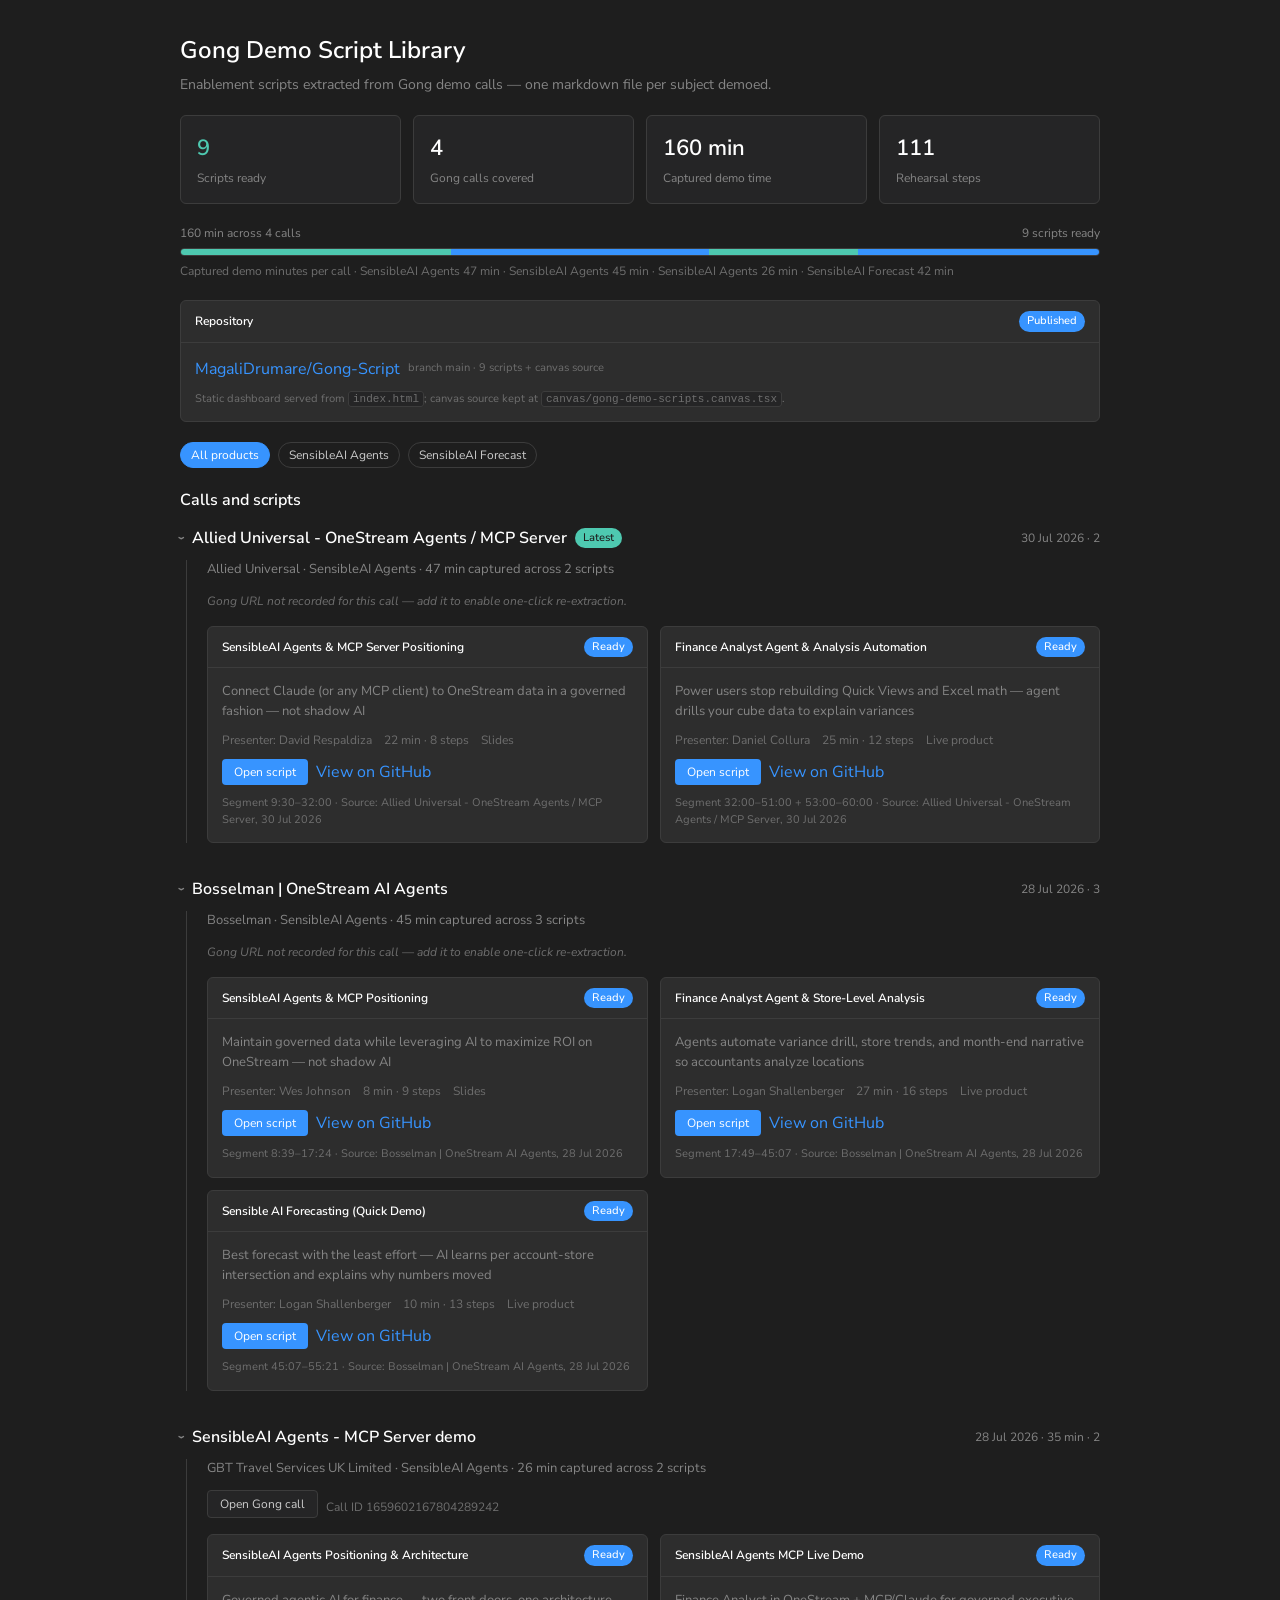
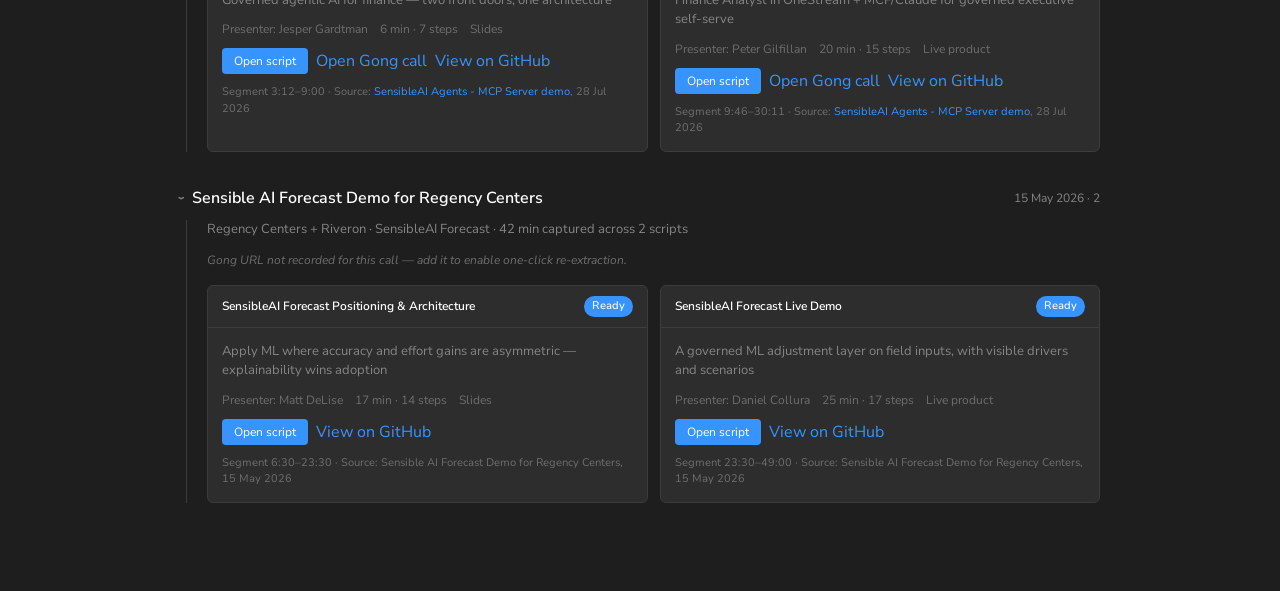
<file: index.html>
<!DOCTYPE html>
<html lang="en">
<head>
  <meta charset="utf-8">
  <meta name="viewport" content="width=device-width, initial-scale=1">
  <title>Gong Demo Script Library</title>
  <meta name="description" content="Enablement scripts extracted from Gong demo calls — one markdown file per subject demoed.">
  <link rel="preconnect" href="https://fonts.googleapis.com">
  <link rel="preconnect" href="https://fonts.gstatic.com" crossorigin>
  <link href="https://fonts.googleapis.com/css2?family=Nunito+Sans:wght@400;600;700&display=swap" rel="stylesheet">
  <link rel="stylesheet" href="css/gong-demo-scripts.css">
</head>
<body>
  <main class="dashboard">
    <h1>Gong Demo Script Library</h1>
    <p class="subtitle">Enablement scripts extracted from Gong demo calls — one markdown file per subject demoed.</p>

    <div class="stats" id="stats"></div>

    <div class="usage-bar-wrap" id="usage"></div>

    <div class="repo-wrap" id="repo"></div>

    <div class="filters" id="filters"></div>

    <h2 class="calls-heading">Calls and scripts</h2>
    <div id="calls"></div>
  </main>

  <script src="js/gong-demo-scripts.js"></script>
</body>
</html>
</file>
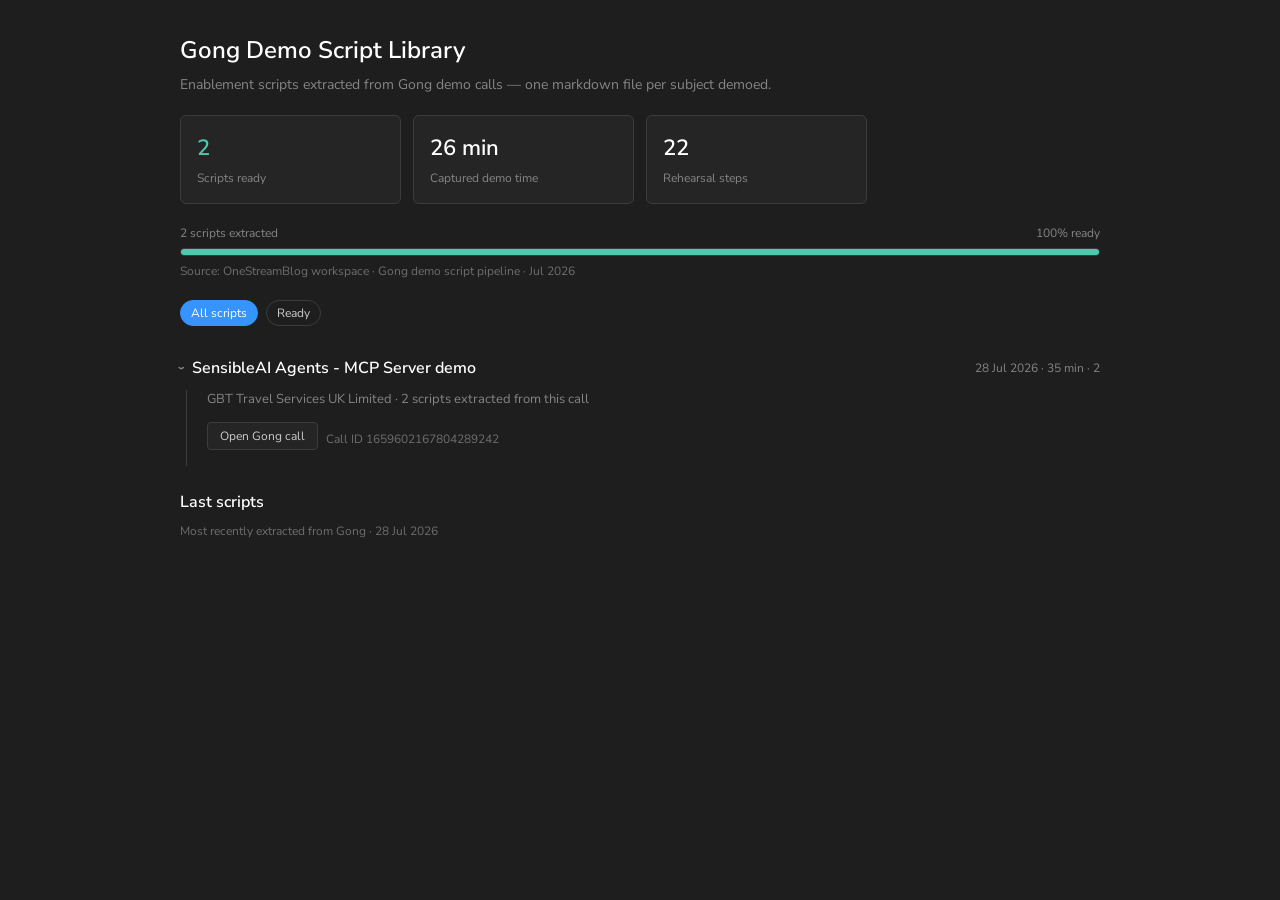
<file: gong-demo-scripts.html>
<!DOCTYPE html>
<html lang="en">
<head>
  <meta charset="utf-8">
  <meta name="viewport" content="width=device-width, initial-scale=1">
  <title>Gong Demo Script Library</title>
  <meta name="description" content="Enablement scripts extracted from Gong demo calls — one markdown file per subject demoed.">
  <link rel="preconnect" href="https://fonts.googleapis.com">
  <link rel="preconnect" href="https://fonts.gstatic.com" crossorigin>
  <link href="https://fonts.googleapis.com/css2?family=Nunito+Sans:wght@400;600;700&display=swap" rel="stylesheet">
  <link rel="stylesheet" href="css/gong-demo-scripts.css">
</head>
<body>
  <main class="dashboard">
    <h1>Gong Demo Script Library</h1>
    <p class="subtitle">Enablement scripts extracted from Gong demo calls — one markdown file per subject demoed.</p>

    <div class="stats">
      <div class="stat">
        <div class="stat-value success">2</div>
        <div class="stat-label">Scripts ready</div>
      </div>
      <div class="stat">
        <div class="stat-value">26 min</div>
        <div class="stat-label">Captured demo time</div>
      </div>
      <div class="stat">
        <div class="stat-value">22</div>
        <div class="stat-label">Rehearsal steps</div>
      </div>
    </div>

    <div class="usage-bar-wrap">
      <div class="usage-labels">
        <span>2 scripts extracted</span>
        <span>100% ready</span>
      </div>
      <div class="usage-bar">
        <div class="usage-segment" style="width: 100%"></div>
      </div>
      <p class="caption">Source: OneStreamBlog workspace · Gong demo script pipeline · Jul 2026</p>
    </div>

    <div class="filters">
      <button type="button" class="pill active" data-filter="all">All scripts</button>
      <button type="button" class="pill" data-filter="completed">Ready</button>
    </div>

    <section class="section" id="call-section">
      <button type="button" class="call-header open" id="call-toggle" aria-expanded="true">
        <span class="chevron">›</span>
        <span>SensibleAI Agents - MCP Server demo</span>
        <span class="call-meta">28 Jul 2026 · 35 min · 2</span>
      </button>
      <div class="call-body" id="call-body">
        <p class="call-intro">GBT Travel Services UK Limited · 2 scripts extracted from this call</p>
        <div class="call-actions">
          <a class="btn btn-secondary" href="https://us-102578.app.gong.io/call?id=1659602167804289242" target="_blank" rel="noopener">Open Gong call</a>
          <span class="caption">Call ID 1659602167804289242</span>
        </div>
        <div class="cards-grid" id="call-cards"></div>
      </div>
    </section>

    <section class="section" id="last-section">
      <h2>Last scripts</h2>
      <p class="caption" style="margin-bottom: 12px;">Most recently extracted from Gong · 28 Jul 2026</p>
      <div class="cards-stack" id="last-cards"></div>
    </section>
  </main>

  <script src="js/gong-demo-scripts.js"></script>
</body>
</html>
</file>
<file: css/gong-demo-scripts.css>
:root {
  --bg: #1e1e1e;
  --bg-elevated: #252526;
  --bg-card: #2d2d2d;
  --border: #3c3c3c;
  --text: #cccccc;
  --text-muted: #858585;
  --text-dim: #6e6e6e;
  --accent: #3794ff;
  --accent-hover: #4da3ff;
  --success: #4ec9b0;
  --font: "Nunito Sans", system-ui, sans-serif;
}

*, *::before, *::after {
  box-sizing: border-box;
  margin: 0;
  padding: 0;
}

body {
  font-family: var(--font);
  background: var(--bg);
  color: var(--text);
  line-height: 1.5;
  -webkit-font-smoothing: antialiased;
}

a {
  color: var(--accent);
  text-decoration: none;
}

a:hover {
  color: var(--accent-hover);
  text-decoration: underline;
}

.dashboard {
  max-width: 960px;
  margin: 0 auto;
  padding: 32px 20px 64px;
}

.dashboard h1 {
  font-size: 24px;
  font-weight: 600;
  color: #fff;
  margin-bottom: 6px;
}

.subtitle {
  color: var(--text-muted);
  font-size: 14px;
  margin-bottom: 20px;
}

.stats {
  display: grid;
  grid-template-columns: repeat(4, 1fr);
  gap: 12px;
  margin-bottom: 20px;
}

.stat {
  background: var(--bg-elevated);
  border: 1px solid var(--border);
  border-radius: 6px;
  padding: 16px;
}

.stat-value {
  font-size: 22px;
  font-weight: 600;
  color: #fff;
}

.stat-value.success {
  color: var(--success);
}

.stat-label {
  font-size: 12px;
  color: var(--text-muted);
  margin-top: 4px;
}

.usage-bar-wrap {
  margin-bottom: 20px;
}

.usage-labels {
  display: flex;
  justify-content: space-between;
  font-size: 12px;
  color: var(--text-muted);
  margin-bottom: 6px;
}

.usage-bar {
  display: flex;
  height: 8px;
  border-radius: 4px;
  overflow: hidden;
  background: var(--bg-elevated);
  border: 1px solid var(--border);
}

.usage-segment {
  background: var(--success);
}

.usage-segment.green {
  background: var(--success);
}

.usage-segment.blue {
  background: var(--accent);
}

.repo-wrap {
  margin-bottom: 20px;
}

.calls-heading {
  font-size: 16px;
  font-weight: 600;
  color: #fff;
  margin-bottom: 4px;
}

.caption {
  font-size: 12px;
  color: var(--text-dim);
  margin-top: 6px;
}

.filters {
  display: flex;
  flex-wrap: wrap;
  gap: 8px;
  margin-bottom: 20px;
}

.pill {
  font-size: 12px;
  padding: 4px 10px;
  border-radius: 999px;
  border: 1px solid var(--border);
  background: transparent;
  color: var(--text);
  cursor: pointer;
  font-family: inherit;
}

.pill.active {
  background: var(--accent);
  border-color: var(--accent);
  color: #fff;
}

.section {
  margin-bottom: 24px;
}

.section h2 {
  font-size: 16px;
  font-weight: 600;
  color: #fff;
  margin-bottom: 8px;
}

.call-header {
  display: flex;
  align-items: center;
  gap: 8px;
  padding: 10px 0;
  cursor: pointer;
  user-select: none;
  border: none;
  background: none;
  color: #fff;
  font: inherit;
  font-weight: 600;
  width: 100%;
  text-align: left;
}

.call-header .chevron {
  transition: transform 0.2s;
  color: var(--text-muted);
}

.call-header.open .chevron {
  transform: rotate(90deg);
}

.call-meta {
  margin-left: auto;
  font-size: 12px;
  font-weight: 400;
  color: var(--text-muted);
}

.call-body {
  padding-left: 20px;
  border-left: 1px solid var(--border);
  margin-left: 6px;
}

.call-body.hidden {
  display: none;
}

.call-intro {
  font-size: 13px;
  color: var(--text-muted);
  margin-bottom: 12px;
}

.call-note {
  font-size: 12px;
  font-style: italic;
  color: var(--text-dim);
  margin-bottom: 16px;
}

.call-actions {
  display: flex;
  flex-wrap: wrap;
  align-items: center;
  gap: 8px;
  margin-bottom: 16px;
}

.cards-grid {
  display: grid;
  grid-template-columns: repeat(2, 1fr);
  gap: 12px;
}

.cards-stack {
  display: flex;
  flex-direction: column;
  gap: 12px;
}

.card {
  background: var(--bg-card);
  border: 1px solid var(--border);
  border-radius: 6px;
  overflow: hidden;
}

.card-header {
  display: flex;
  align-items: center;
  justify-content: space-between;
  gap: 8px;
  padding: 10px 14px;
  border-bottom: 1px solid var(--border);
  font-size: 12px;
  font-weight: 600;
  color: #fff;
}

.badge {
  font-size: 11px;
  padding: 2px 8px;
  border-radius: 999px;
  background: var(--accent);
  color: #fff;
  font-weight: 500;
  white-space: nowrap;
}

.badge.latest {
  background: var(--success);
  color: #1e1e1e;
}

code {
  font-size: 11px;
  padding: 1px 4px;
  border-radius: 3px;
  background: var(--bg-elevated);
  border: 1px solid var(--border);
}

.card-body {
  padding: 14px;
  display: flex;
  flex-direction: column;
  gap: 10px;
}

.card-message {
  font-size: 13px;
  color: var(--text-muted);
}

.card-meta {
  display: flex;
  flex-wrap: wrap;
  gap: 12px;
  font-size: 12px;
  color: var(--text-dim);
}

.card-actions {
  display: flex;
  flex-wrap: wrap;
  align-items: center;
  gap: 8px;
}

.btn {
  font-size: 12px;
  padding: 4px 12px;
  border-radius: 4px;
  border: none;
  cursor: pointer;
  font-family: inherit;
  text-decoration: none;
  display: inline-block;
}

.btn-primary {
  background: var(--accent);
  color: #fff;
}

.btn-primary:hover {
  background: var(--accent-hover);
  color: #fff;
  text-decoration: none;
}

.btn-secondary {
  background: var(--bg-elevated);
  color: var(--text);
  border: 1px solid var(--border);
}

.file-name {
  font-size: 11px;
  color: var(--text-dim);
}

.card-source {
  font-size: 11px;
  color: var(--text-dim);
}

.hidden-section {
  display: none;
}

@media (max-width: 860px) {
  .stats {
    grid-template-columns: repeat(2, 1fr);
  }
}

@media (max-width: 640px) {
  .stats,
  .cards-grid {
    grid-template-columns: 1fr;
  }
}
</file>
